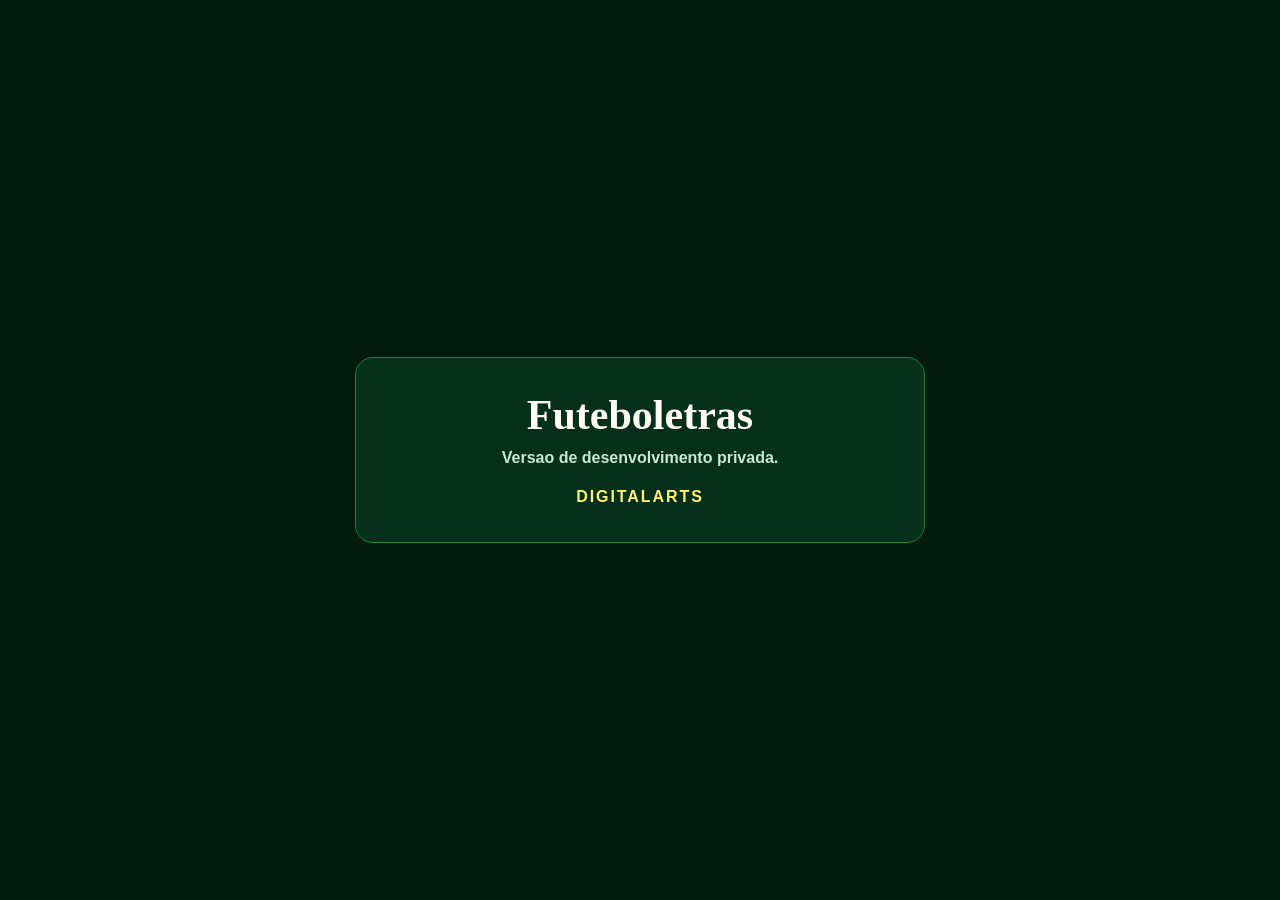
<file: index.html>
<!doctype html>
<html lang="pt-PT">
<head>
  <meta charset="utf-8">
  <meta name="viewport" content="width=device-width, initial-scale=1">
  <meta name="robots" content="noindex,nofollow">
  <title>Futeboletras</title>
  <style>
    body {
      margin: 0;
      min-height: 100vh;
      display: grid;
      place-items: center;
      background: #031b0f;
      color: #fffdf0;
      font-family: Arial, sans-serif;
      text-align: center;
    }
    main {
      width: min(520px, calc(100% - 40px));
      padding: 36px 24px;
      border: 1px solid #1b7f46;
      border-radius: 18px;
      background: #062f1c;
    }
    h1 {
      margin: 0 0 10px;
      font-family: Georgia, serif;
      font-size: 42px;
      line-height: 1;
    }
    p {
      margin: 0;
      color: #c9e8cf;
      font-weight: 700;
      line-height: 1.5;
    }
    strong {
      display: block;
      margin-top: 18px;
      color: #fff367;
      letter-spacing: .12em;
      text-transform: uppercase;
    }
  </style>
</head>
<body>
  <main>
    <h1>Futeboletras</h1>
    <p>Versao de desenvolvimento privada.</p>
    <strong>DigitalArts</strong>
  </main>
</body>
</html>
</file>
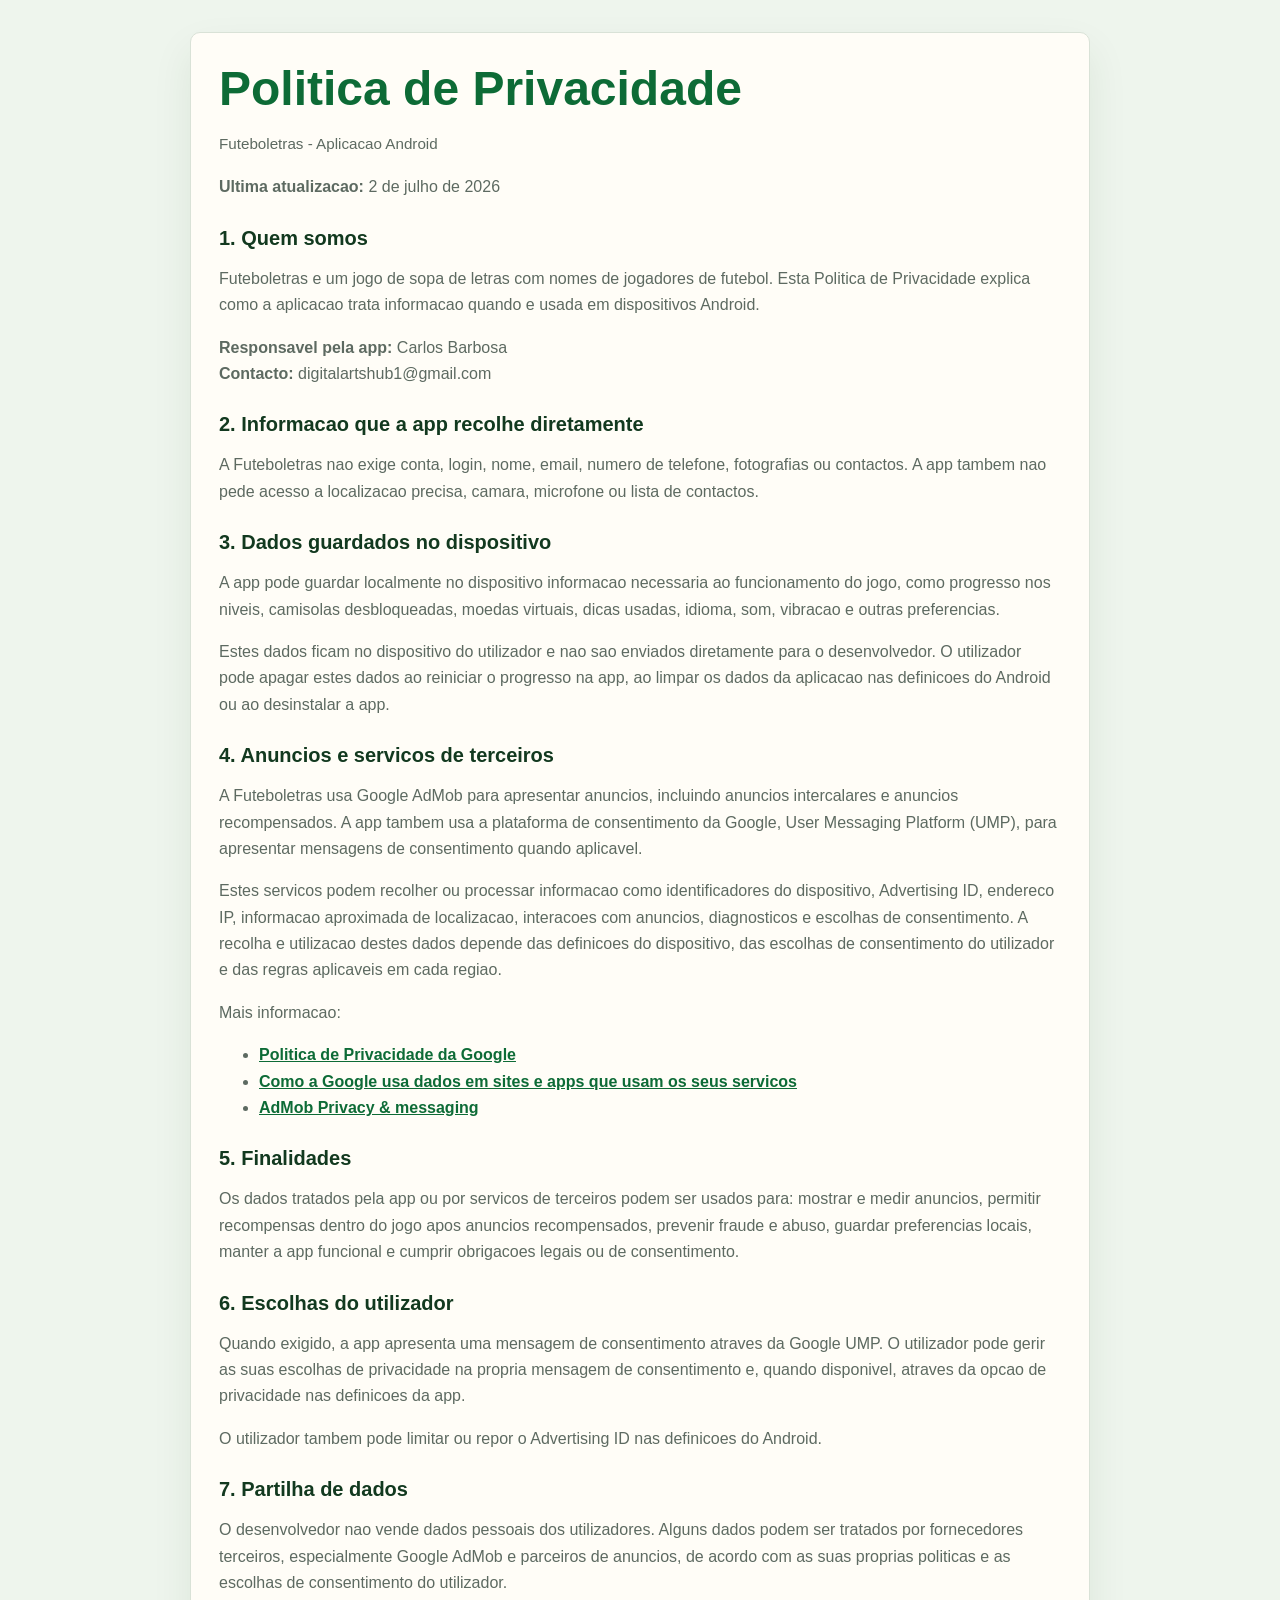
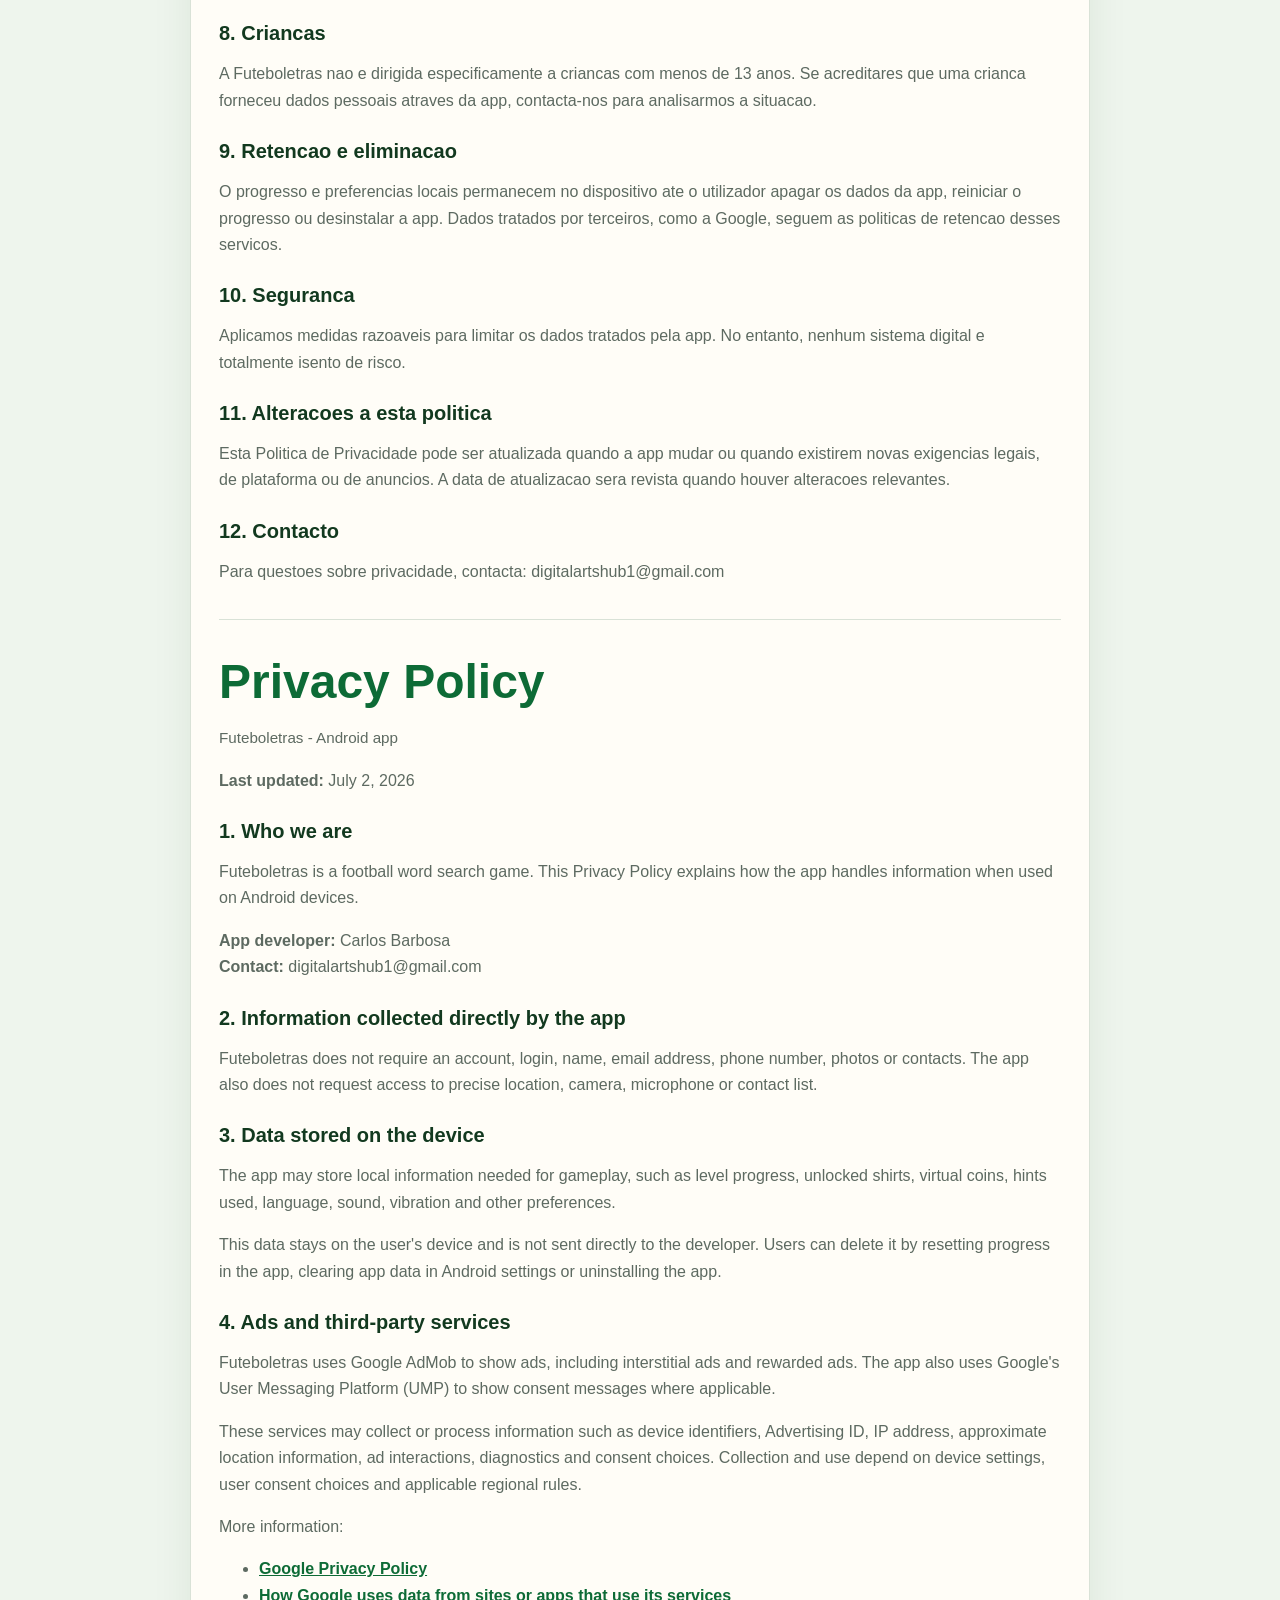
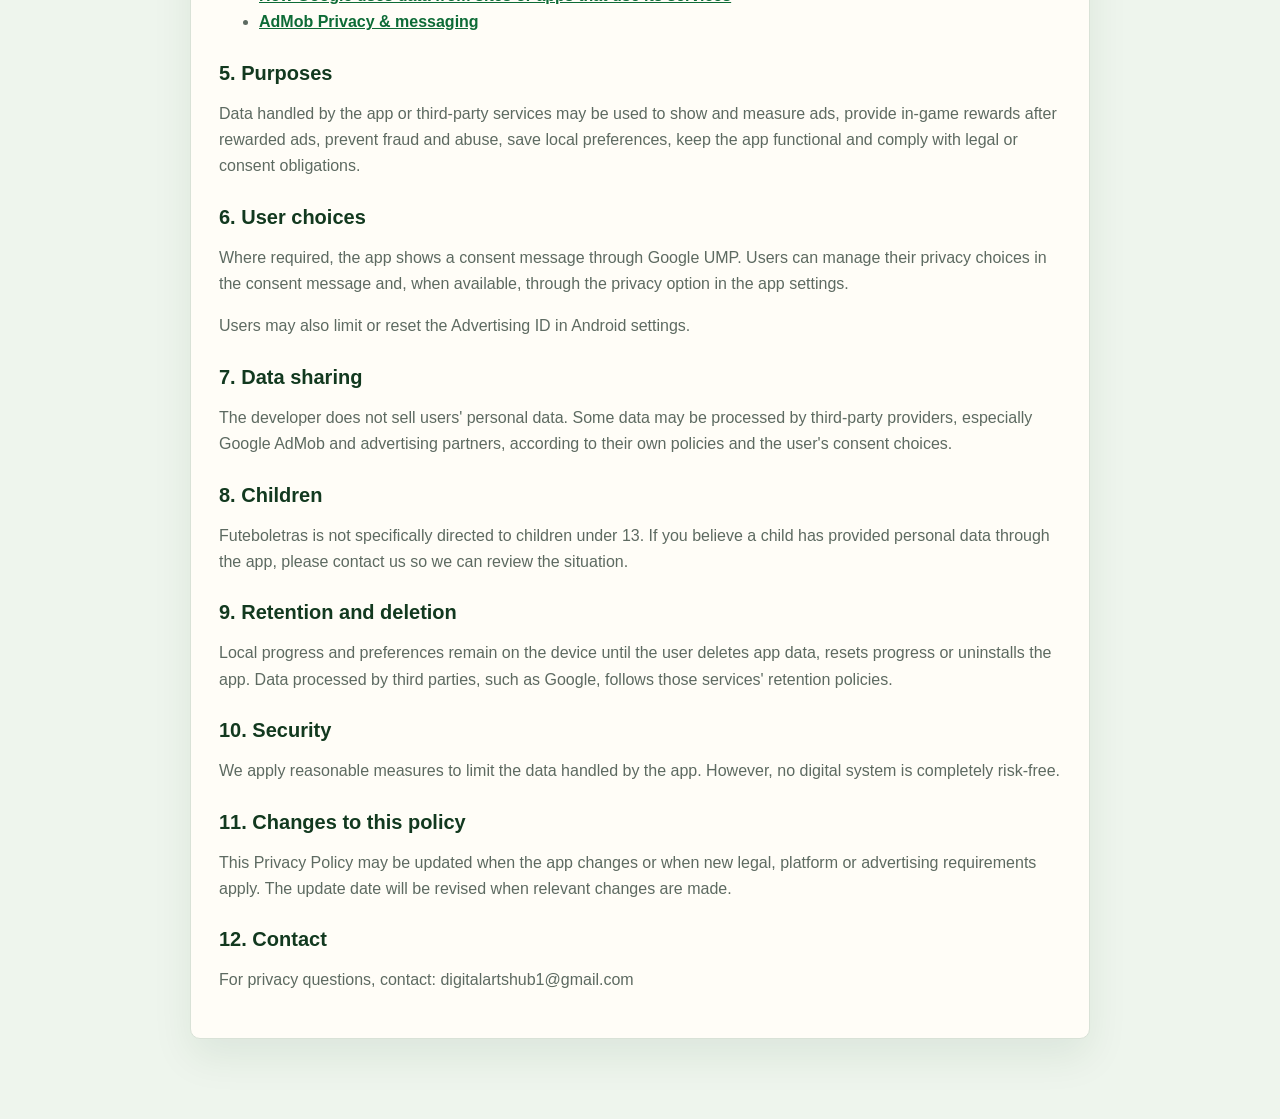
<file: privacy-policy.html>
<!doctype html>
<html lang="pt-PT">
<head>
  <meta charset="utf-8">
  <meta name="viewport" content="width=device-width, initial-scale=1">
  <title>Futeboletras - Privacy Policy</title>
  <style>
    :root { color-scheme: light; --green: #0d6b36; --ink: #15231a; --muted: #5d6a61; --paper: #fffdf7; --line: #d9e2d7; }
    body { margin: 0; font: 16px/1.65 Arial, sans-serif; color: var(--ink); background: #eef5ed; }
    main { width: min(900px, calc(100% - 32px)); margin: 0 auto; padding: 32px 0 56px; }
    article { margin: 0 0 24px; padding: 28px; border: 1px solid var(--line); border-radius: 10px; background: var(--paper); box-shadow: 0 18px 40px rgba(13, 70, 31, .08); }
    h1, h2 { margin: 0 0 14px; line-height: 1.15; }
    h1 { color: var(--green); font-size: clamp(2rem, 5vw, 3rem); letter-spacing: 0; }
    h2 { margin-top: 26px; color: #12391f; font-size: 1.25rem; }
    p, li { color: var(--muted); }
    a { color: var(--green); font-weight: 700; }
    .notice { padding: 14px 16px; border-left: 4px solid var(--green); background: #e6f3e9; color: #183d22; }
    .language-note { margin-bottom: 18px; font-size: .95rem; color: var(--muted); }
    hr { border: 0; border-top: 1px solid var(--line); margin: 34px 0; }
  </style>
</head>
<body>
  <main>
    <article>
      <h1>Politica de Privacidade</h1>
      <p class="language-note">Futeboletras - Aplicacao Android</p>
      <p><strong>Ultima atualizacao:</strong> 2 de julho de 2026</p>
      <h2>1. Quem somos</h2>
      <p>Futeboletras e um jogo de sopa de letras com nomes de jogadores de futebol. Esta Politica de Privacidade explica como a aplicacao trata informacao quando e usada em dispositivos Android.</p>
      <p><strong>Responsavel pela app:</strong> <span>Carlos Barbosa</span><br>
      <strong>Contacto:</strong> <span>digitalartshub1@gmail.com</span></p>

      <h2>2. Informacao que a app recolhe diretamente</h2>
      <p>A Futeboletras nao exige conta, login, nome, email, numero de telefone, fotografias ou contactos. A app tambem nao pede acesso a localizacao precisa, camara, microfone ou lista de contactos.</p>

      <h2>3. Dados guardados no dispositivo</h2>
      <p>A app pode guardar localmente no dispositivo informacao necessaria ao funcionamento do jogo, como progresso nos niveis, camisolas desbloqueadas, moedas virtuais, dicas usadas, idioma, som, vibracao e outras preferencias.</p>
      <p>Estes dados ficam no dispositivo do utilizador e nao sao enviados diretamente para o desenvolvedor. O utilizador pode apagar estes dados ao reiniciar o progresso na app, ao limpar os dados da aplicacao nas definicoes do Android ou ao desinstalar a app.</p>

      <h2>4. Anuncios e servicos de terceiros</h2>
      <p>A Futeboletras usa Google AdMob para apresentar anuncios, incluindo anuncios intercalares e anuncios recompensados. A app tambem usa a plataforma de consentimento da Google, User Messaging Platform (UMP), para apresentar mensagens de consentimento quando aplicavel.</p>
      <p>Estes servicos podem recolher ou processar informacao como identificadores do dispositivo, Advertising ID, endereco IP, informacao aproximada de localizacao, interacoes com anuncios, diagnosticos e escolhas de consentimento. A recolha e utilizacao destes dados depende das definicoes do dispositivo, das escolhas de consentimento do utilizador e das regras aplicaveis em cada regiao.</p>
      <p>Mais informacao:</p>
      <ul>
        <li><a href="https://policies.google.com/privacy" rel="noopener">Politica de Privacidade da Google</a></li>
        <li><a href="https://support.google.com/admob/answer/6128543" rel="noopener">Como a Google usa dados em sites e apps que usam os seus servicos</a></li>
        <li><a href="https://support.google.com/admob/answer/10107561" rel="noopener">AdMob Privacy & messaging</a></li>
      </ul>

      <h2>5. Finalidades</h2>
      <p>Os dados tratados pela app ou por servicos de terceiros podem ser usados para: mostrar e medir anuncios, permitir recompensas dentro do jogo apos anuncios recompensados, prevenir fraude e abuso, guardar preferencias locais, manter a app funcional e cumprir obrigacoes legais ou de consentimento.</p>

      <h2>6. Escolhas do utilizador</h2>
      <p>Quando exigido, a app apresenta uma mensagem de consentimento atraves da Google UMP. O utilizador pode gerir as suas escolhas de privacidade na propria mensagem de consentimento e, quando disponivel, atraves da opcao de privacidade nas definicoes da app.</p>
      <p>O utilizador tambem pode limitar ou repor o Advertising ID nas definicoes do Android.</p>

      <h2>7. Partilha de dados</h2>
      <p>O desenvolvedor nao vende dados pessoais dos utilizadores. Alguns dados podem ser tratados por fornecedores terceiros, especialmente Google AdMob e parceiros de anuncios, de acordo com as suas proprias politicas e as escolhas de consentimento do utilizador.</p>

      <h2>8. Criancas</h2>
      <p>A Futeboletras nao e dirigida especificamente a criancas com menos de 13 anos. Se acreditares que uma crianca forneceu dados pessoais atraves da app, contacta-nos para analisarmos a situacao.</p>

      <h2>9. Retencao e eliminacao</h2>
      <p>O progresso e preferencias locais permanecem no dispositivo ate o utilizador apagar os dados da app, reiniciar o progresso ou desinstalar a app. Dados tratados por terceiros, como a Google, seguem as politicas de retencao desses servicos.</p>

      <h2>10. Seguranca</h2>
      <p>Aplicamos medidas razoaveis para limitar os dados tratados pela app. No entanto, nenhum sistema digital e totalmente isento de risco.</p>

      <h2>11. Alteracoes a esta politica</h2>
      <p>Esta Politica de Privacidade pode ser atualizada quando a app mudar ou quando existirem novas exigencias legais, de plataforma ou de anuncios. A data de atualizacao sera revista quando houver alteracoes relevantes.</p>

      <h2>12. Contacto</h2>
      <p>Para questoes sobre privacidade, contacta: <span>digitalartshub1@gmail.com</span></p>

      <hr>

      <h1>Privacy Policy</h1>
      <p class="language-note">Futeboletras - Android app</p>
      <p><strong>Last updated:</strong> July 2, 2026</p>

      <h2>1. Who we are</h2>
      <p>Futeboletras is a football word search game. This Privacy Policy explains how the app handles information when used on Android devices.</p>
      <p><strong>App developer:</strong> <span>Carlos Barbosa</span><br>
      <strong>Contact:</strong> <span>digitalartshub1@gmail.com</span></p>

      <h2>2. Information collected directly by the app</h2>
      <p>Futeboletras does not require an account, login, name, email address, phone number, photos or contacts. The app also does not request access to precise location, camera, microphone or contact list.</p>

      <h2>3. Data stored on the device</h2>
      <p>The app may store local information needed for gameplay, such as level progress, unlocked shirts, virtual coins, hints used, language, sound, vibration and other preferences.</p>
      <p>This data stays on the user's device and is not sent directly to the developer. Users can delete it by resetting progress in the app, clearing app data in Android settings or uninstalling the app.</p>

      <h2>4. Ads and third-party services</h2>
      <p>Futeboletras uses Google AdMob to show ads, including interstitial ads and rewarded ads. The app also uses Google's User Messaging Platform (UMP) to show consent messages where applicable.</p>
      <p>These services may collect or process information such as device identifiers, Advertising ID, IP address, approximate location information, ad interactions, diagnostics and consent choices. Collection and use depend on device settings, user consent choices and applicable regional rules.</p>
      <p>More information:</p>
      <ul>
        <li><a href="https://policies.google.com/privacy" rel="noopener">Google Privacy Policy</a></li>
        <li><a href="https://support.google.com/admob/answer/6128543" rel="noopener">How Google uses data from sites or apps that use its services</a></li>
        <li><a href="https://support.google.com/admob/answer/10107561" rel="noopener">AdMob Privacy & messaging</a></li>
      </ul>

      <h2>5. Purposes</h2>
      <p>Data handled by the app or third-party services may be used to show and measure ads, provide in-game rewards after rewarded ads, prevent fraud and abuse, save local preferences, keep the app functional and comply with legal or consent obligations.</p>

      <h2>6. User choices</h2>
      <p>Where required, the app shows a consent message through Google UMP. Users can manage their privacy choices in the consent message and, when available, through the privacy option in the app settings.</p>
      <p>Users may also limit or reset the Advertising ID in Android settings.</p>

      <h2>7. Data sharing</h2>
      <p>The developer does not sell users' personal data. Some data may be processed by third-party providers, especially Google AdMob and advertising partners, according to their own policies and the user's consent choices.</p>

      <h2>8. Children</h2>
      <p>Futeboletras is not specifically directed to children under 13. If you believe a child has provided personal data through the app, please contact us so we can review the situation.</p>

      <h2>9. Retention and deletion</h2>
      <p>Local progress and preferences remain on the device until the user deletes app data, resets progress or uninstalls the app. Data processed by third parties, such as Google, follows those services' retention policies.</p>

      <h2>10. Security</h2>
      <p>We apply reasonable measures to limit the data handled by the app. However, no digital system is completely risk-free.</p>

      <h2>11. Changes to this policy</h2>
      <p>This Privacy Policy may be updated when the app changes or when new legal, platform or advertising requirements apply. The update date will be revised when relevant changes are made.</p>

      <h2>12. Contact</h2>
      <p>For privacy questions, contact: <span>digitalartshub1@gmail.com</span></p>
    </article>
  </main>
</body>
</html>
</file>
